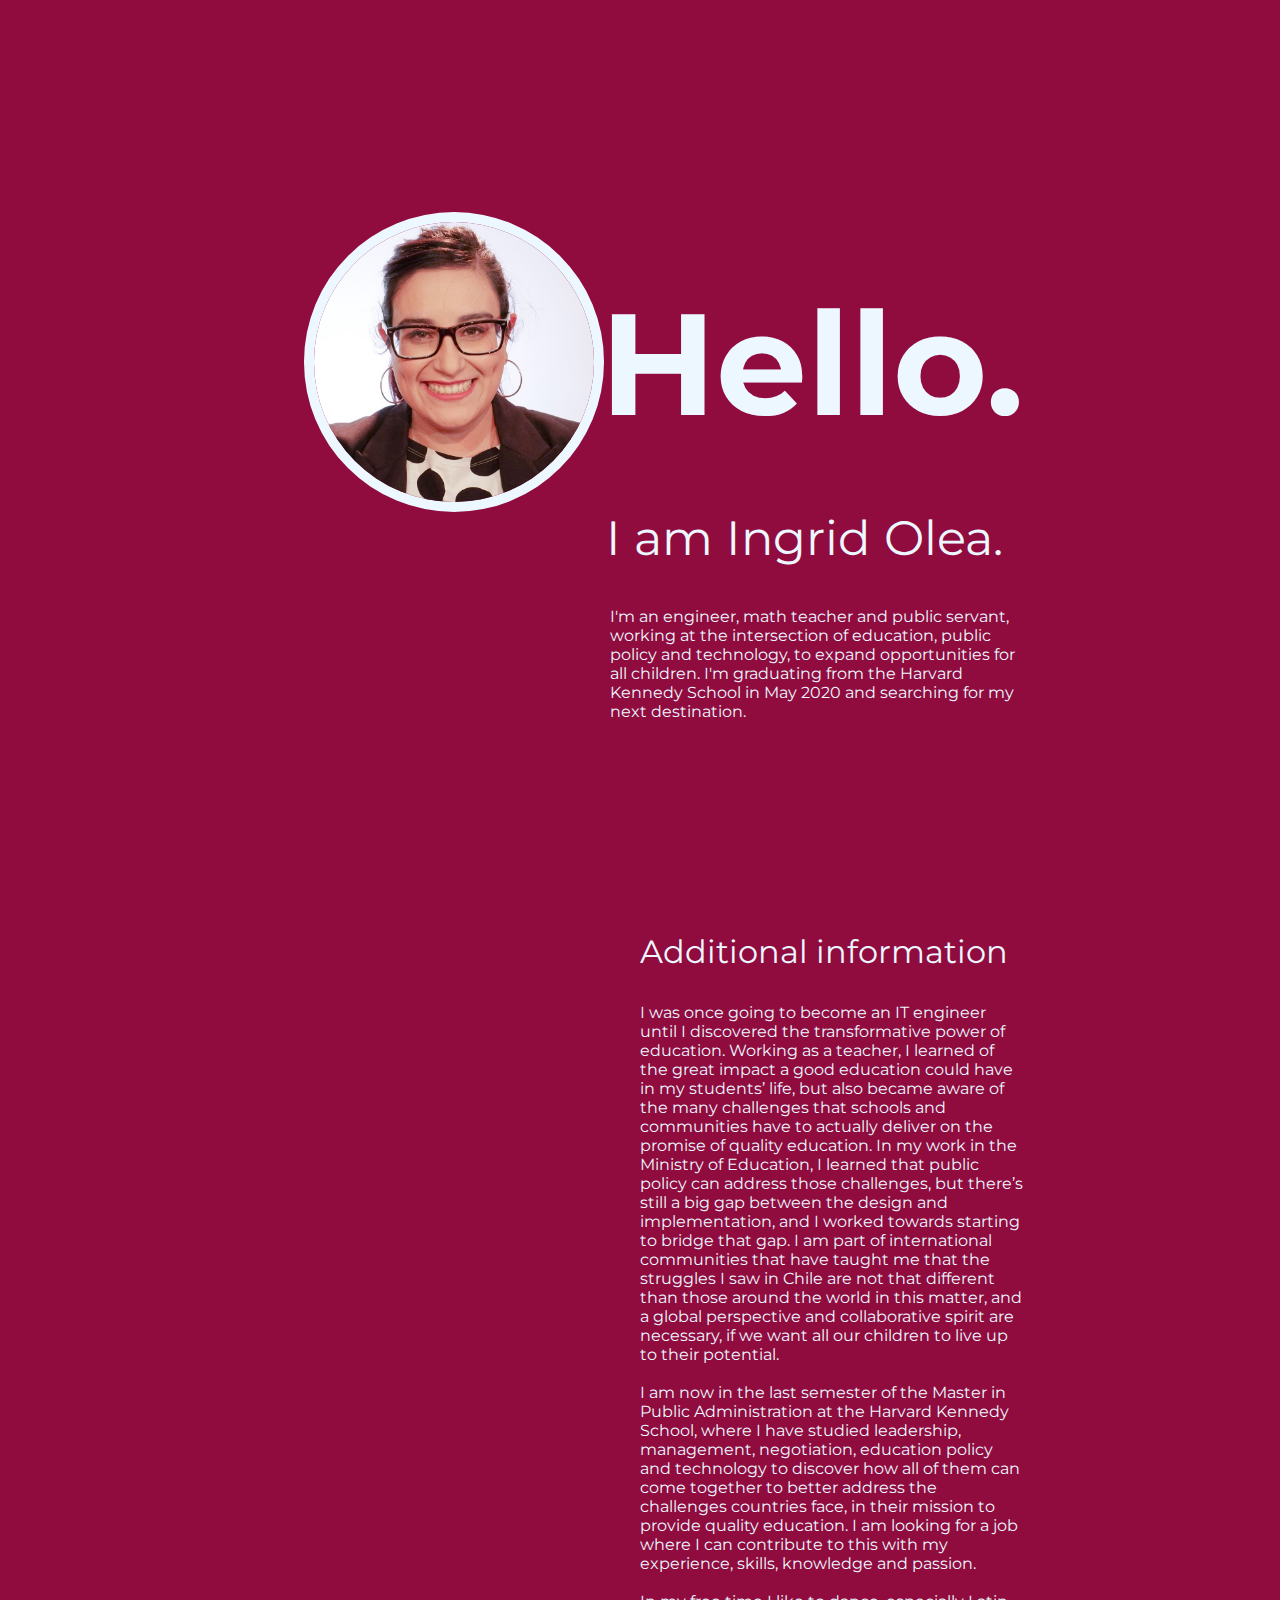
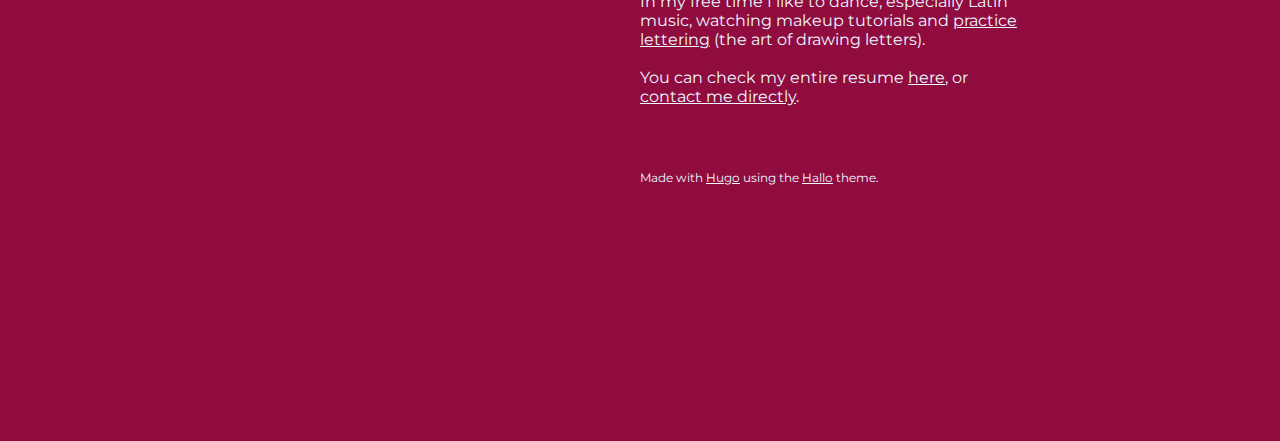
<file: docs/index.html>
<!DOCTYPE html>
<html lang="en-us"><head>
	<meta name="generator" content="Hugo 0.63.1" />
    <meta charset="UTF-8">
    <meta name="viewport" content="width=device-width, initial-scale=1.0">
        <meta name="description" content="">

    <title>
            Ingrid Olea
    </title>

    
    <link rel="stylesheet" href="css/style.css">

    <link rel="stylesheet" href="https://fonts.googleapis.com/css?family=Montserrat:400,700">
    <link rel="stylesheet" href="https://use.fontawesome.com/releases/v5.8.1/css/all.css" integrity="sha384-50oBUHEmvpQ+1lW4y57PTFmhCaXp0ML5d60M1M7uH2+nqUivzIebhndOJK28anvf" crossorigin="anonymous">

    
    <link rel="apple-touch-icon" sizes="180x180" href="/apple-touch-icon.png">
    <link rel="icon" type="image/png" sizes="32x32" href="/favicon-32x32.png">
    <link rel="icon" type="image/png" sizes="16x16" href="/favicon-16x16.png">
    <link rel="manifest" href="/site.webmanifest">

    
    <link href="/index.xml" rel="alternate" type="application/rss+xml" title="Ingrid Olea" />

    
        
    
</head>
<body>

<main>
    <div class="block introduction">
        <div class="column left">
            <img src="images/portrait.jpg" class="portrait" alt="Portrait" />
        </div>
        <div class="column right"><h1>Hello.</h1><h2>I am Ingrid Olea.</h2>
            <p>I'm an engineer, math teacher and public servant, working at the intersection of education, public policy and technology, to expand opportunities for all children. I'm graduating from the Harvard Kennedy School in May 2020 and searching for my next destination. </p>

            <div class="links"><a rel="me" href="mailto:ingrid_olea@hks.harvard.edu" title="email">
                        <span class="fas fa-envelope"></span>
                    </a><a rel="me" href="https://www.linkedin.com/in/ingrid-olea/" title="LinkedIn">
                        <span class="fab fa-linkedin"></span>
                    </a><a rel="me" href="https://twitter.com/ingridelena/" title="Twitter">
                        <span class="fab fa-twitter"></span>
                    </a><a rel="me" href="https://github.com/ingridolea" title="Github">
                        <span class="fab fa-github"></span>
                    </a><a rel="me" href="images/Olea_Ingrid_Resume_250120.pdf" title="CV">
                        <span class="fas fa-file-pdf"></span>
                    </a><a rel="me" href="#info" title="Additional information">
                        <span class="fas fa-info-circle"></span>
                    </a></div>
        </div>
    </div>

<div class="block">
            <div class="column left"></div>
            <div class="column right">
                <h3 id="info">Additional information</h3>

                    <p>
                        I was once going to become an IT engineer until I discovered the transformative power of education. Working as a teacher, I learned of the great impact a good education could have in my students’ life, but also became aware of the many challenges that schools and communities have to actually deliver on the promise of quality education. In my work in the Ministry of Education, I learned that public policy can address those challenges, but there’s still a big gap between the design and implementation, and I worked towards starting to bridge that gap. I am part of international communities that have taught me that the struggles I saw in Chile are not that different than those around the world in this matter, and a global perspective and collaborative spirit are necessary, if we want all our children to live up to their potential. 
                        <br><br>
                        I am now in the last semester of the Master in Public Administration at the Harvard Kennedy School, where I have studied leadership, management, negotiation, education policy and technology to discover how all of them can come together to better address the challenges countries face, in their mission to provide quality education. I am looking for a job where I can contribute to this with my experience, skills, knowledge and passion. 
                        <br><br>
                        In my free time I like to dance, especially Latin music, watching makeup tutorials and <a href="lettering.html">practice lettering</a> (the art of drawing letters).
                        <br><br>
                        You can check my entire resume <a href="images/Olea_Ingrid_Resume_250120.pdf">here</a>, or <a href="mailto:ingrid_olea@hks.harvard.edu">contact me directly</a>.

                    </p>
            </div>
        </div>
</main>

<footer>
    <div class="column"></div>
    <div class="column">
        Made with <a href='https://gohugo.io'>Hugo</a> using the <a href='https://github.com/EmielH/hallo-hugo/'>Hallo</a> theme.
    </div>
</footer></body>
</html>
</file>
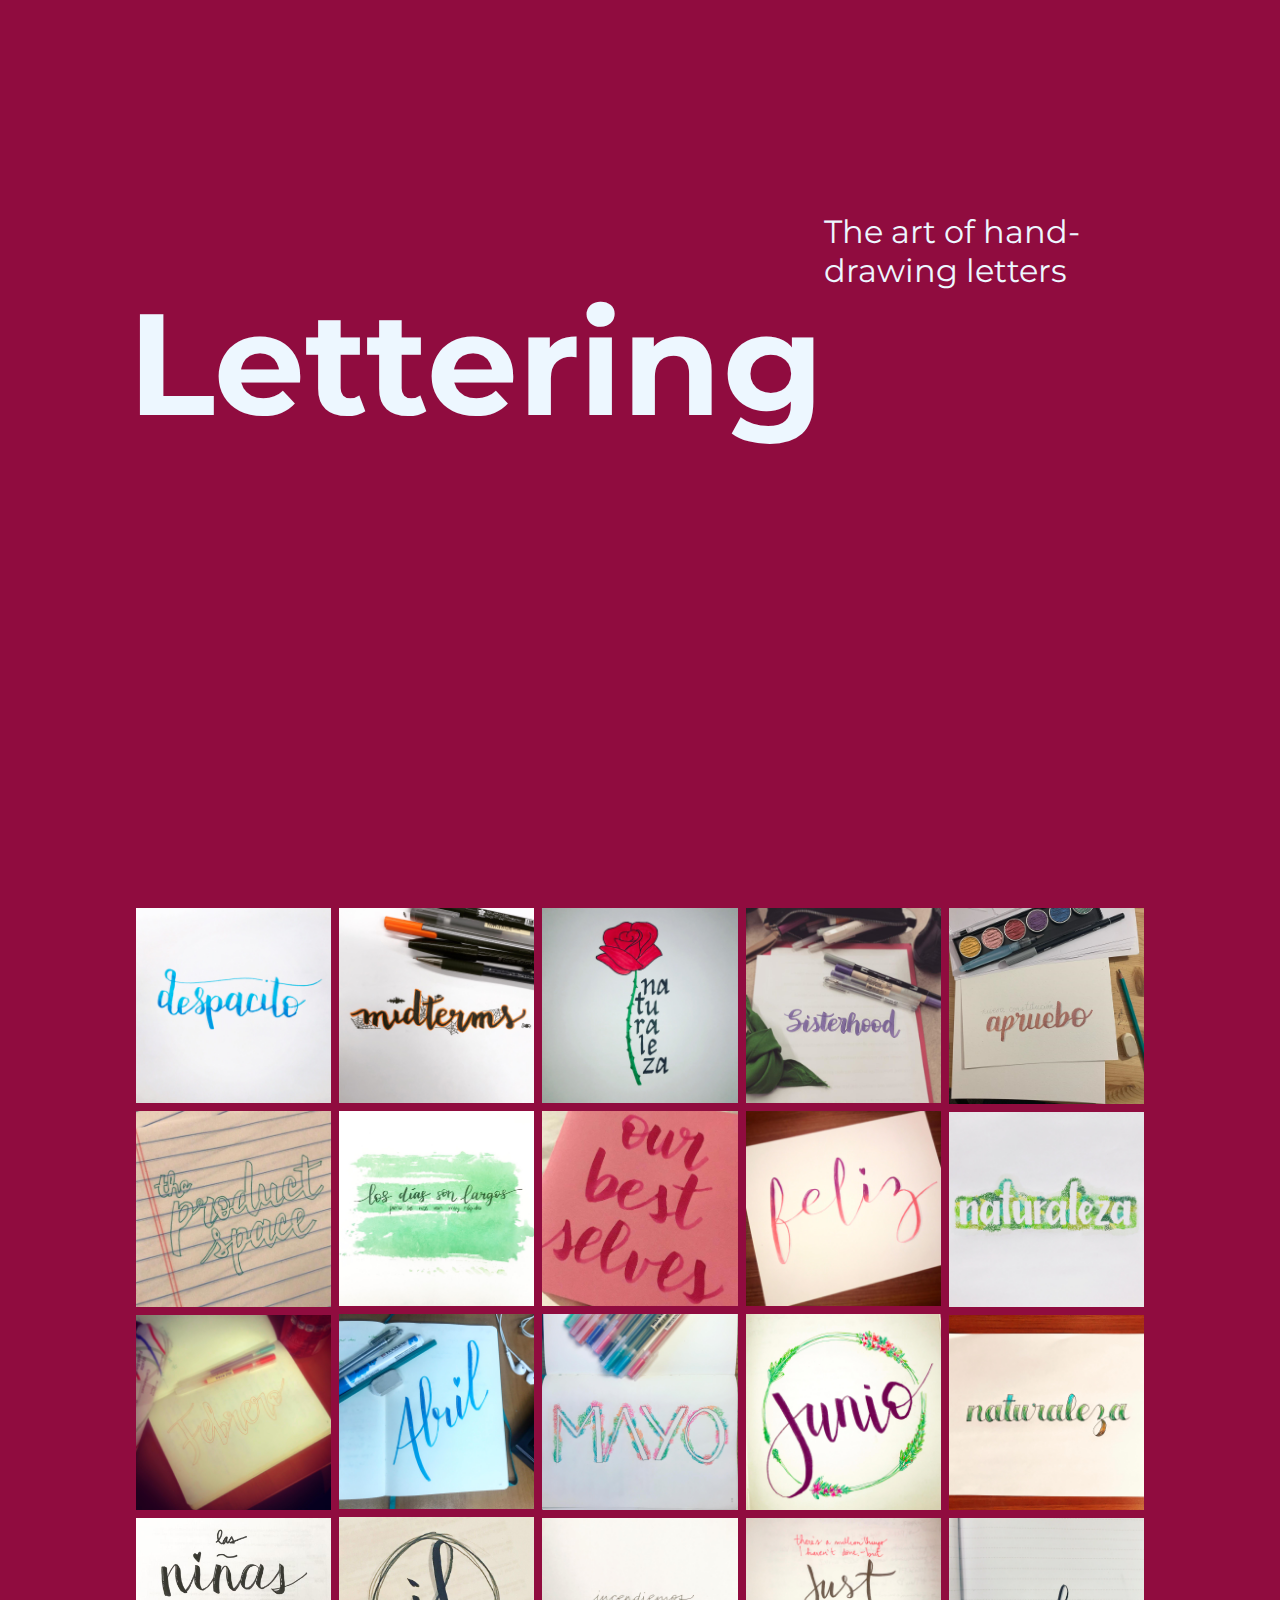
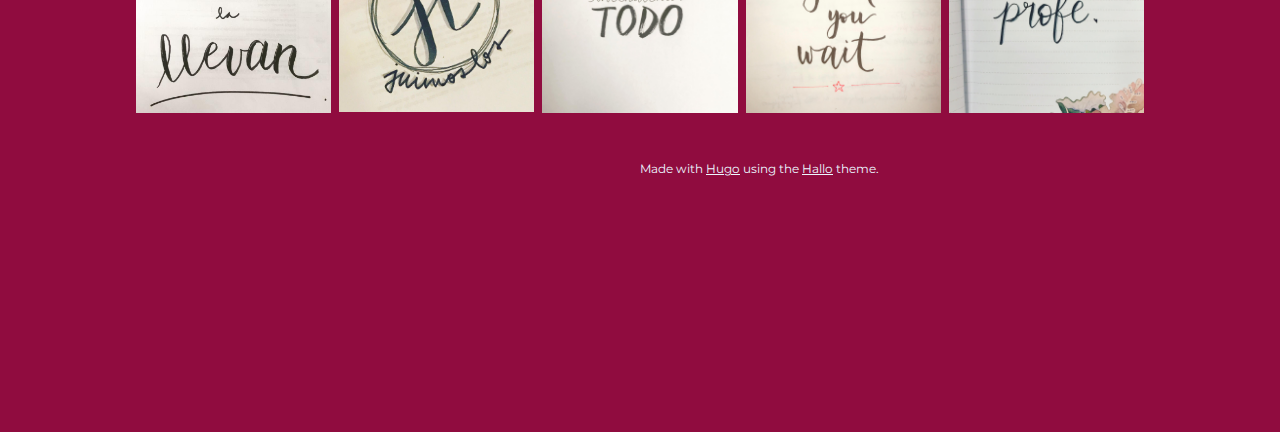
<file: docs/letras.html>
<!DOCTYPE html>
<html lang="en-us"><head>
	<meta name="generator" content="Hugo 0.63.1" />
    <meta charset="UTF-8">
    <meta name="viewport" content="width=device-width, initial-scale=1.0">
        <meta name="description" content="">

    <title>
            Ingrid Olea
    </title>

    
    <link rel="stylesheet" href="css/photostyle.css">

    <link rel="stylesheet" href="https://fonts.googleapis.com/css?family=Montserrat:400,700">
    <link rel="stylesheet" href="https://use.fontawesome.com/releases/v5.8.1/css/all.css" integrity="sha384-50oBUHEmvpQ+1lW4y57PTFmhCaXp0ML5d60M1M7uH2+nqUivzIebhndOJK28anvf" crossorigin="anonymous">

    
    <link rel="apple-touch-icon" sizes="180x180" href="/apple-touch-icon.png">
    <link rel="icon" type="image/png" sizes="32x32" href="/favicon-32x32.png">
    <link rel="icon" type="image/png" sizes="16x16" href="/favicon-16x16.png">
    <link rel="manifest" href="/site.webmanifest">

    
    <link href="/index.xml" rel="alternate" type="application/rss+xml" title="Ingrid Olea" />
    
</head>
<body>

<main>
    <div class="block introduction">

        <h1>Lettering</h1>
        <h3>The art of hand-drawing letters</h3>
    
    </div>   
    

    <div class="photorow">
      <div class="photocolumn">
        <img src="images/lettering1.jpeg">
        <img src="images/lettering5.jpeg">
        <img src="images/lettering9.jpeg">
        <img src="images/lettering13.jpeg">
      </div>
      <div class="photocolumn">
        <img src="images/lettering2.jpeg">
        <img src="images/lettering6.jpeg">
        <img src="images/lettering10.jpeg">
        <img src="images/lettering14.jpeg">
      </div>
        <div class="photocolumn">
        <img src="images/lettering3.jpeg">
        <img src="images/lettering7.jpeg">
        <img src="images/lettering11.jpeg">
        <img src="images/lettering15.jpeg">
      </div>
    <div class="photocolumn">
        <img src="images/lettering4.jpeg">
        <img src="images/lettering8.jpeg">
        <img src="images/lettering12.jpeg">
        <img src="images/lettering16.jpeg">
      </div>
    <div class="photocolumn">
        <img src="images/lettering17.jpeg">
        <img src="images/lettering18.jpeg">
        <img src="images/lettering19.jpeg">
        <img src="images/lettering20.jpeg">
      </div>
    </div>





</main>

<footer>
    <div class="column"></div>
    <div class="column">
        Made with <a href='https://gohugo.io'>Hugo</a> using the <a href='https://github.com/EmielH/hallo-hugo/'>Hallo</a> theme.
    </div>
</footer></body>
</html>
</file>
<file: docs/css/style.css>
html,
body{
	color:#edf7ff;
	margin-top:0;
	margin-bottom:8rem;
	margin-right:8rem;
	margin-left:8rem;
	padding:0
}

html{
	font-family:Montserrat,"Helvetica Neue","Segoe UI",Helvetica,Arial,sans-serif;
	font-size:16px;
	overflow-y:auto
}

body{
	background-color:#900C3F
}

a {
	-webkit-transition:color 0.2s ease-out;-moz-transition:
	color 0.2s ease-out;transition:color 0.2s ease-out;color:#edf7ff
}
	
a:hover{
		color:#ffba82
	}

h1{
	font-size:9rem
}

h2{
	font-size:3rem;
	font-weight:normal
}

h3{
	font-size:2rem;
	font-weight:normal
}

@media screen and (max-width: 992px){
	h1{
		font-size:15vw
	}
	h2{
		font-size:2.5rem
	}
}

img.portrait{
	box-sizing:border-box;
	border-radius:50%;
	border:10px solid #edf7ff;
	margin:2em 3em;
	width:100%;
	height:auto;
	max-width:300px;
	max-height:300px
}

.column{
	flex:1
}

main .block{
		display:flex
	}

main .block.introduction{
	margin-top:20vh;
	min-height:calc(100vh - 20vh)
}

main .column.left{
	text-align:end
}

main .column.right h1{
	margin-left:-10px;
	margin-bottom:0.4em
}

main .column.right h2{
	margin-left:-4px;
	margin-top:0
}

main .column.right .links{
	margin-top:2.5rem;
	font-size:1.5rem
}

main .column.right .links a{
	margin-right:0.5rem;
	text-decoration:none
}
@media screen and (max-width: 200px){
	main .block{
		flex-direction:column
	}

	main .block.introduction{
		margin-top:0
	}

	main .column.left{
		text-align:center
	}

	main .column.right h1{
		margin-top:0
	}

	main img.portrait{
		margin:0
	}
}

footer{
	display:flex;
	margin-top:3rem;
	font-size:0.75rem
}	

@media screen and (max-width: 992px){
	footer{
		flex-direction:column
		}
}
</file>
<file: docs/css/photostyle.css>
html,body{color:#edf7ff;margin-top:0;margin-bottom:8rem;margin-right:4rem;margin-left:4rem;padding:0}

html{font-family:Montserrat,"Helvetica Neue","Segoe UI",Helvetica,Arial,sans-serif;font-size:16px;overflow-y:auto}body{background-color:#900C3F}a{-webkit-transition:color 0.2s ease-out;-moz-transition:color 0.2s ease-out;transition:color 0.2s ease-out;color:#edf7ff}a:hover{color:#ffba82}h1{font-size:9rem}h2{font-size:3rem;font-weight:normal}h3{font-size:2rem;font-weight:normal}@media screen and (max-width: 992px){h1{font-size:15vw}h2{font-size:2.5rem}}img.portrait{box-sizing:border-box;border-radius:50%;border:10px solid #edf7ff;margin:2em 3em;width:100%;height:auto;max-width:300px;max-height:300px}.column{flex:1}main .block{display:flex}main .block.introduction{margin-top:20vh;min-height:calc(100vh - 20vh)}main .column.left{text-align:end}main .column.right h1{margin-left:-10px;margin-bottom:0.4em}main .column.right h2{margin-left:-4px;margin-top:0}main .column.right .links{margin-top:2.5rem;font-size:1.5rem}main .column.right .links a{margin-right:0.5rem;text-decoration:none}@media screen and (max-width: 992px){main .block{flex-direction:column}main .block.introduction{margin-top:0}main .column.left{text-align:center}main .column.right h1{margin-top:0}main img.portrait{margin:0}}footer{display:flex;margin-top:3rem;font-size:0.75rem}@media screen and (max-width: 992px){footer{flex-direction:column}}

.photorow {
  display: flex;
  flex-wrap: wrap;
  padding: 0 4px;
}

/* Create four equal columns that sits next to each other */
.photocolumn {
  flex: 15%;
  max-width: 20%;
  padding: 0 4px;
}

.photocolumn img {
  margin-top: 8px;
  vertical-align: middle;
  width: 100%;
}

/* Responsive layout - makes a two column-layout instead of four columns */
@media screen and (max-width: 800px) {
  .photocolumn {
    flex: 40%;
    max-width: 50%;
  }
}

/* Responsive layout - makes the two columns stack on top of each other instead of next to each other */
@media screen and (max-width: 600px) {
  .photocolumn {
    flex: 100%;
    max-width: 100%;
  }
}
</file>
